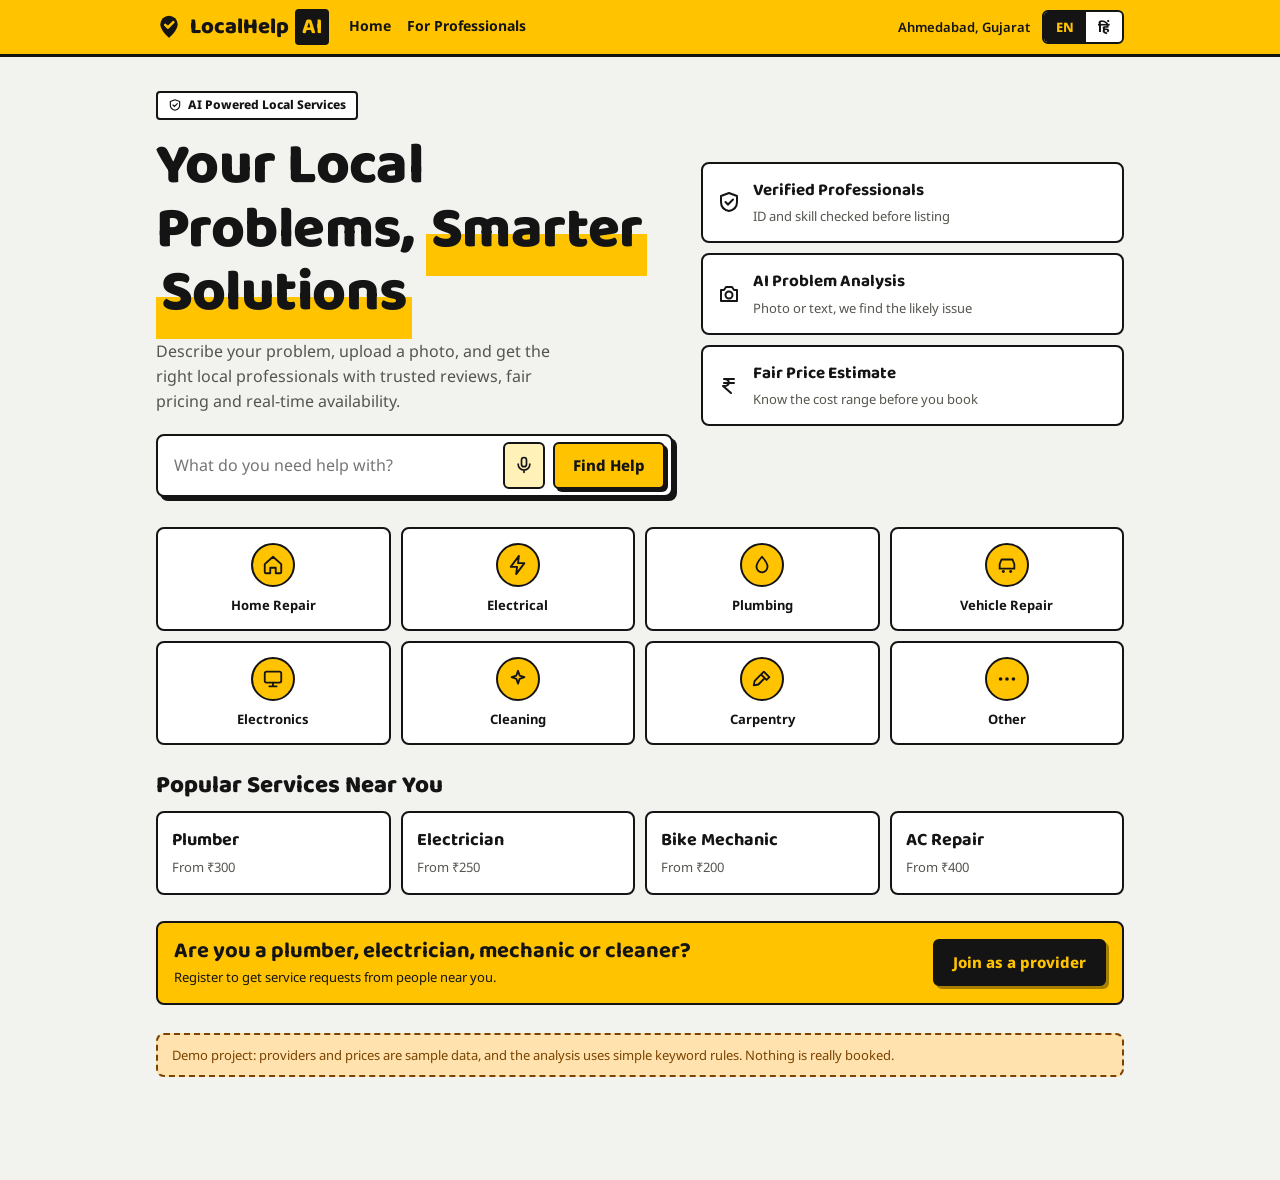
<file: index.html>
<!doctype html>
<html lang="en">
<head>
  <meta charset="utf-8">
  <meta name="viewport" content="width=device-width, initial-scale=1">
  <title>LocalHelp AI</title>
  <link rel="preconnect" href="https://fonts.googleapis.com">
  <link rel="preconnect" href="https://fonts.gstatic.com" crossorigin>
  <link rel="stylesheet" href="https://fonts.googleapis.com/css2?family=Baloo+2:wght@600;800&family=Noto+Sans:wght@400;600;700&family=Noto+Sans+Devanagari:wght@400;600;700&display=swap">
  <link rel="stylesheet" href="static/css/style.css">
</head>
<body>
  <header class="top">
    <div class="wrap bar">
      <a class="logo" href="index.html" aria-label="LocalHelp AI home">
        <svg viewBox="0 0 24 24" width="26" height="26" aria-hidden="true"><path d="M12 22s8-6.5 8-12.5A8 8 0 0 0 4 9.5C4 15.5 12 22 12 22z" fill="currentColor"/><path d="M8.5 10l2.5 2.5L16 7.5" fill="none" stroke="#ffc300" stroke-width="2.4" stroke-linecap="round" stroke-linejoin="round"/></svg>
        <span>LocalHelp <b>AI</b></span>
      </a>
      <nav class="nav" aria-label="Main">
        <a href="index.html">Home</a>
        <a href="provider.html">For Professionals</a>
      </nav>
      <span class="loc">Ahmedabad, Gujarat</span>
  <div class="seg" role="group" aria-label="Language">
    <button type="button" id="l-en" aria-pressed="true">EN</button>
    <button type="button" id="l-hi" aria-pressed="false">हिं</button>
  </div>
    </div>
  </header>
  <main class="wrap">

<svg width="0" height="0" style="position:absolute" aria-hidden="true">
  <defs>
    <symbol id="i-home" viewBox="0 0 24 24"><path d="M3 11l9-8 9 8v9a1 1 0 0 1-1 1h-5v-6H9v6H4a1 1 0 0 1-1-1z" fill="none" stroke="currentColor" stroke-width="2" stroke-linejoin="round"/></symbol>
    <symbol id="i-bolt" viewBox="0 0 24 24"><path d="M13 2L4 14h7l-1 8 9-12h-7z" fill="none" stroke="currentColor" stroke-width="2" stroke-linejoin="round"/></symbol>
    <symbol id="i-drop" viewBox="0 0 24 24"><path d="M12 3s6 6.5 6 11a6 6 0 0 1-12 0c0-4.5 6-11 6-11z" fill="none" stroke="currentColor" stroke-width="2" stroke-linejoin="round"/></symbol>
    <symbol id="i-car" viewBox="0 0 24 24"><path d="M4 16v-5l2-5h12l2 5v5zM3 16h18" fill="none" stroke="currentColor" stroke-width="2" stroke-linejoin="round"/><circle cx="8" cy="19" r="1.6" fill="currentColor"/><circle cx="16" cy="19" r="1.6" fill="currentColor"/></symbol>
    <symbol id="i-tv" viewBox="0 0 24 24"><rect x="3" y="4" width="18" height="12" rx="2" fill="none" stroke="currentColor" stroke-width="2"/><path d="M8 20h8M12 16v4" stroke="currentColor" stroke-width="2" stroke-linecap="round"/></symbol>
    <symbol id="i-spark" viewBox="0 0 24 24"><path d="M12 3l1.8 5.2L19 10l-5.2 1.8L12 17l-1.8-5.2L5 10l5.2-1.8z" fill="none" stroke="currentColor" stroke-width="2" stroke-linejoin="round"/></symbol>
    <symbol id="i-saw" viewBox="0 0 24 24"><path d="M14 4l6 6-3 3-6-6zM11 7l-7 7-1 5 5-1 7-7" fill="none" stroke="currentColor" stroke-width="2" stroke-linejoin="round"/></symbol>
    <symbol id="i-more" viewBox="0 0 24 24"><circle cx="5" cy="12" r="2" fill="currentColor"/><circle cx="12" cy="12" r="2" fill="currentColor"/><circle cx="19" cy="12" r="2" fill="currentColor"/></symbol>
    <symbol id="i-cam" viewBox="0 0 24 24"><path d="M4 8h3l2-3h6l2 3h3v11H4z" fill="none" stroke="currentColor" stroke-width="2" stroke-linejoin="round"/><circle cx="12" cy="13" r="3.5" fill="none" stroke="currentColor" stroke-width="2"/></symbol>
    <symbol id="i-check" viewBox="0 0 24 24"><path d="M5 12.5l4.5 4.5L19 7.5" fill="none" stroke="currentColor" stroke-width="3" stroke-linecap="round" stroke-linejoin="round"/></symbol>
    <symbol id="i-shield" viewBox="0 0 24 24"><path d="M12 3l8 3v6c0 5-3.5 8-8 9-4.5-1-8-4-8-9V6z" fill="none" stroke="currentColor" stroke-width="2" stroke-linejoin="round"/><path d="M8.5 12l2.5 2.5L16 9.5" fill="none" stroke="currentColor" stroke-width="2" stroke-linecap="round"/></symbol>
    <symbol id="i-rupee" viewBox="0 0 24 24"><path d="M7 5h10M7 9h10M7 5c6 0 7 7 0 7h-1l8 7" fill="none" stroke="currentColor" stroke-width="2" stroke-linecap="round" stroke-linejoin="round"/></symbol>
    <symbol id="i-mic" viewBox="0 0 24 24"><rect x="9" y="3" width="6" height="11" rx="3" fill="none" stroke="currentColor" stroke-width="2"/><path d="M5 11a7 7 0 0 0 14 0M12 18v3" fill="none" stroke="currentColor" stroke-width="2" stroke-linecap="round"/></symbol>
  </defs>
</svg>

<!-- HOME -->
<section id="v-home">
  <div class="hero">
    <div>
      <span class="tag"><svg width="14" height="14"><use href="#i-shield"/></svg><span data-t="tag">AI Powered Local Services</span></span>
      <h1><span data-t="h1a">Your Local Problems,</span> <em data-t="h1b">Smarter Solutions</em></h1>
      <p class="lead" data-t="sub">Describe your problem, upload a photo, and get the right local professionals with trusted reviews, fair pricing and real-time availability.</p>
      <form class="search" id="homeSearch">
        <label class="sr" for="q">Describe your problem</label>
        <input id="q" type="text" autocomplete="off" maxlength="500" data-tp="ph" placeholder="What do you need help with?">
        <button type="button" class="iconbtn" id="mic" aria-label="Voice input"><svg><use href="#i-mic"/></svg></button>
        <button class="btn" type="submit" data-t="find">Find Help</button>
      </form>
      <p class="form-error" id="homeError" role="alert" hidden></p>
    </div>
    <div class="trust">
      <div><svg><use href="#i-shield"/></svg><p><b data-t="t1">Verified Professionals</b><span data-t="t1s">ID and skill checked before listing</span></p></div>
      <div><svg><use href="#i-cam"/></svg><p><b data-t="t2">AI Problem Analysis</b><span data-t="t2s">Photo or text, we find the likely issue</span></p></div>
      <div><svg><use href="#i-rupee"/></svg><p><b data-t="t3">Fair Price Estimate</b><span data-t="t3s">Know the cost range before you book</span></p></div>
    </div>
  </div>
  <div class="cats" id="cats"></div>
  <h2 class="sec-title" data-t="popular">Popular Services Near You</h2>
  <div class="pop" id="pop"></div>
  <div class="card cta-provider">
    <div>
      <h3>Are you a plumber, electrician, mechanic or cleaner?</h3>
      <p class="meta">Register to get service requests from people near you.</p>
    </div>
    <a class="btn" href="provider.html">Join as a provider</a>
  </div>
  <p class="note" data-t="demo">Demo project: providers and prices are sample data, and the analysis uses simple keyword rules. Nothing is really booked.</p>
</section>

<!-- BOOKING FLOW -->
<section id="v-flow" class="flow" hidden>
  <button class="back" id="back" type="button">← Back</button>
  <div class="steps" id="steps" aria-hidden="true"></div>
  <div class="stepname"><span id="stepname"></span><span id="stepcount"></span></div>
  <p class="form-error" id="flowError" role="alert" hidden></p>
  <div id="stage"></div>
</section>

<div class="toast" id="toast" role="status" hidden></div>

  </main>
  <script src="static/js/local-api.js"></script>
  <script src="static/js/site.js"></script>
</body>
</html>
</file>
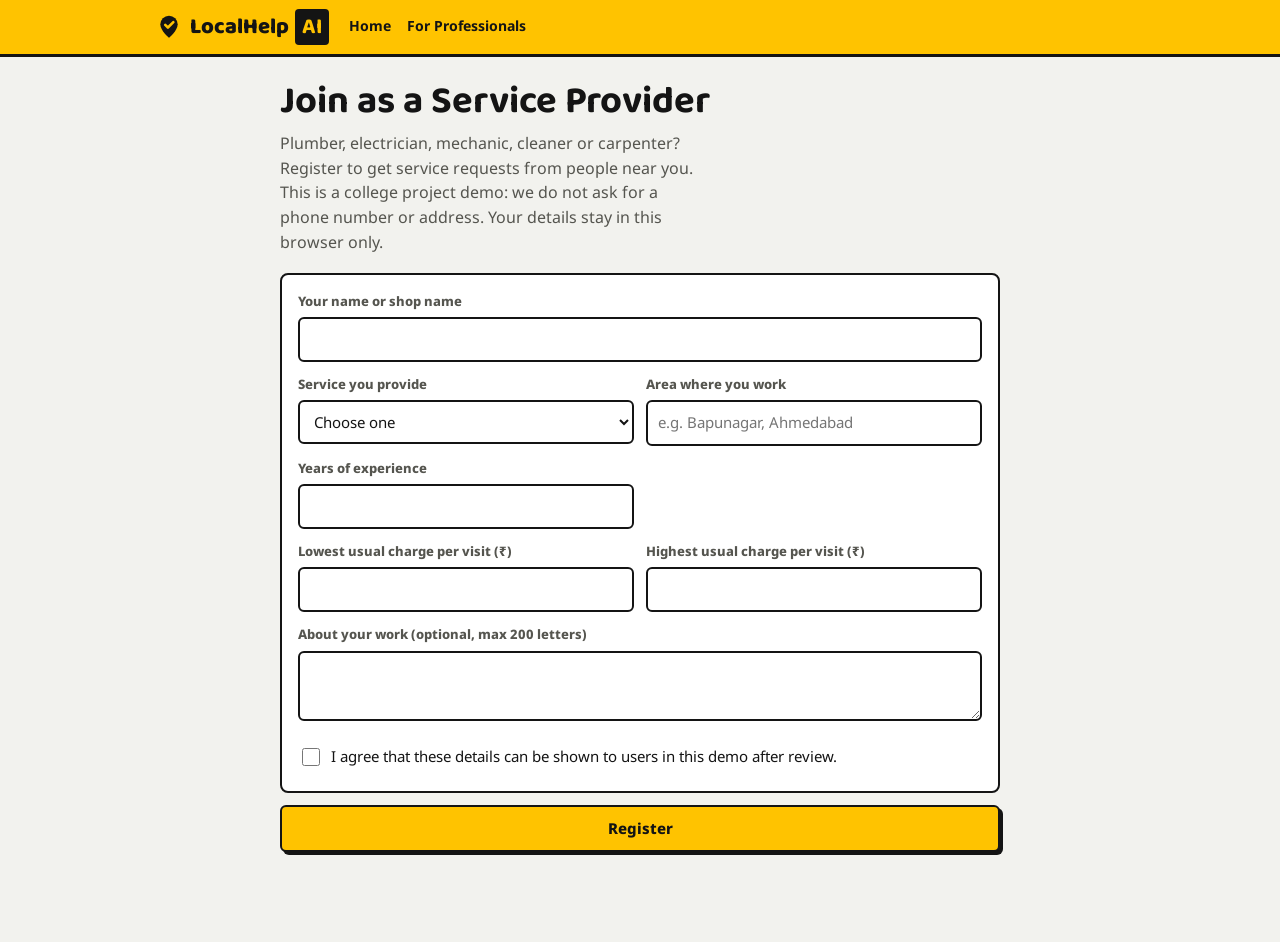
<file: provider.html>
<!doctype html>
<html lang="en">
<head>
  <meta charset="utf-8">
  <meta name="viewport" content="width=device-width, initial-scale=1">
  <title>Join as a Provider | LocalHelp AI</title>
  <link rel="preconnect" href="https://fonts.googleapis.com">
  <link rel="preconnect" href="https://fonts.gstatic.com" crossorigin>
  <link rel="stylesheet" href="https://fonts.googleapis.com/css2?family=Baloo+2:wght@600;800&family=Noto+Sans:wght@400;600;700&family=Noto+Sans+Devanagari:wght@400;600;700&display=swap">
  <link rel="stylesheet" href="static/css/style.css">
</head>
<body>
  <header class="top">
    <div class="wrap bar">
      <a class="logo" href="index.html" aria-label="LocalHelp AI home">
        <svg viewBox="0 0 24 24" width="26" height="26" aria-hidden="true"><path d="M12 22s8-6.5 8-12.5A8 8 0 0 0 4 9.5C4 15.5 12 22 12 22z" fill="currentColor"/><path d="M8.5 10l2.5 2.5L16 7.5" fill="none" stroke="#ffc300" stroke-width="2.4" stroke-linecap="round" stroke-linejoin="round"/></svg>
        <span>LocalHelp <b>AI</b></span>
      </a>
      <nav class="nav" aria-label="Main">
        <a href="index.html">Home</a>
        <a href="provider.html">For Professionals</a>
      </nav>
      
    </div>
  </header>
  <main class="wrap">

<section class="page">
  <h1>Join as a Service Provider</h1>
  <p class="lead">Plumber, electrician, mechanic, cleaner or carpenter? Register to get service requests from people near you. This is a college project demo: we do not ask for a phone number or address. Your details stay in this browser only.</p>

  <form id="provForm" novalidate>
    <div class="card">
      <label class="f" for="name" style="margin-top:0">Your name or shop name</label>
      <input type="text" id="name" maxlength="60" autocomplete="off">

      <div class="grid2">
        <div>
          <label class="f" for="category">Service you provide</label>
          <select id="category">
            <option value="">Choose one</option>
            <option value="plumbing">Plumbing</option>
            <option value="electrical">Electrical</option>
            <option value="vehicle">Vehicle repair</option>
            <option value="electronics">Electronics / appliance</option>
            <option value="cleaning">Cleaning</option>
            <option value="carpentry">Carpentry</option>
            <option value="home">Home repair (general)</option>
            <option value="other">Other</option>
          </select>
        </div>
        <div>
          <label class="f" for="area">Area where you work</label>
          <input type="text" id="area" maxlength="60" placeholder="e.g. Bapunagar, Ahmedabad" autocomplete="off">
        </div>
      </div>

      <div class="grid2">
        <div>
          <label class="f" for="experience">Years of experience</label>
          <input type="number" id="experience" min="0" max="50" inputmode="numeric">
        </div>
        <div></div>
      </div>

      <div class="grid2">
        <div>
          <label class="f" for="pmin">Lowest usual charge per visit (₹)</label>
          <input type="number" id="pmin" min="50" max="20000" inputmode="numeric">
        </div>
        <div>
          <label class="f" for="pmax">Highest usual charge per visit (₹)</label>
          <input type="number" id="pmax" min="50" max="20000" inputmode="numeric">
        </div>
      </div>

      <label class="f" for="about">About your work (optional, max 200 letters)</label>
      <textarea id="about" maxlength="200" style="min-height:70px"></textarea>

      <label class="opt" style="margin-top:12px"><input type="checkbox" id="consent"> I agree that these details can be shown to users in this demo after review.</label>
    </div>
    <button class="btn full" type="submit">Register</button>
  </form>

  <p class="form-error" id="provError" role="alert" hidden></p>
  <div class="success-msg" id="provDone" role="status" hidden>Thank you! Your details are saved in this demo. You now appear in the provider list as a New provider. (In the full version, an admin reviews every signup first.)</div>
</section>

  </main>
  <script src="static/js/local-api.js"></script>
  <script src="static/js/provider-static.js"></script>
</body>
</html>
</file>
<file: static/css/style.css>
/* LocalHelp AI styles.
   Look: local signboard. Rickshaw yellow + ink black, thick borders, small corners, flat offset shadows.

   >>> APNI PASAND KE RANG YAHAN SE BADLO (only this block) <<<
   --accent   main colour of buttons, highlights and active items
   --accent-ink  text colour that sits ON the accent colour (keep it dark if accent is light)
   --ink      main text and border colour
   --bg       page background        --surface  card background
*/
:root {
  --accent: #ffc300;
  --accent-ink: #141414;
  --accent-text: #141414;      /* accent used as text colour on a light background */
  --soft: #fff1b8;             /* pale tint of the accent */
  --ink: #141414;
  --muted: #55554f;
  --bg: #f2f2ee;
  --surface: #ffffff;
  --edge: #141414;             /* border colour */
  --line: #d6d6cf;             /* thin dividers */
  --good: #0a7d4f; --good-soft: #d6f2e3;
  --warn: #7a4300; --warn-soft: #ffe2ad;
  --bad: #b3261e;  --bad-soft: #fde0dd;
  --radius: 8px;
  --font-head: "Baloo 2", "Noto Sans Devanagari", "Segoe UI", system-ui, sans-serif;
  --font-body: "Noto Sans", "Noto Sans Devanagari", "Segoe UI", system-ui, -apple-system, Roboto, Arial, sans-serif;
}
@media (prefers-color-scheme: dark) {
  :root {
    --accent: #ffc300; --accent-ink: #141414; --accent-text: #ffd24a; --soft: #3b3208;
    --ink: #f4f4ee; --muted: #b9b9b0; --bg: #121212; --surface: #1c1c1c;
    --edge: #5e5e55; --line: #333330;
    --good: #55d6a0; --good-soft: #12342a; --warn: #f4b860; --warn-soft: #3a2b10;
    --bad: #ff8a80; --bad-soft: #3b1714;
  }
}
* { box-sizing: border-box; }
html { color-scheme: light dark; }
body {
  margin: 0; background: var(--bg); color: var(--ink);
  font: 15px/1.55 var(--font-body);
  padding-bottom: 90px;
}
h1, h2, h3 { margin: 0; line-height: 1.1; font-family: var(--font-head); }
button, input, select, textarea { font: inherit; color: inherit; }
button { cursor: pointer; }
:focus-visible { outline: 3px solid var(--accent-text); outline-offset: 2px; }
.wrap { max-width: 1000px; margin: 0 auto; padding: 0 16px; }
.sr { position: absolute; width: 1px; height: 1px; overflow: hidden; clip: rect(0 0 0 0); }

/* header */
.top { position: sticky; top: 0; z-index: 20; background: var(--accent); border-bottom: 3px solid var(--edge); }
.top, .top a, .top .loc { color: #141414; }
.bar { display: flex; align-items: center; justify-content: space-between; flex-wrap: wrap; gap: 8px 12px; padding-top: 10px; padding-bottom: 10px; }
.logo { display: flex; align-items: center; gap: 8px; font-family: var(--font-head); font-weight: 800; font-size: 22px; text-decoration: none; }
.logo b { background: #141414; color: var(--accent); padding: 0 7px; border-radius: 4px; margin-left: 2px; }
.loc { font-size: 13px; font-weight: 600; }
@media (max-width: 520px) { .loc { display: none; } }
.nav { display: flex; gap: 16px; font-size: 14px; font-weight: 700; margin-right: auto; margin-left: 8px; }
.nav a { text-decoration: none; border-bottom: 2px solid transparent; }
.nav a:hover { border-bottom-color: #141414; }
.seg { display: inline-flex; border: 2px solid #141414; border-radius: 6px; overflow: hidden; background: #fff; }
.seg button { border: 0; background: none; padding: 5px 12px; font-size: 13px; font-weight: 800; color: #141414; }
.seg button[aria-pressed="true"] { background: #141414; color: var(--accent); }

/* hero */
.hero { padding: 34px 0 8px; display: grid; grid-template-columns: 1.1fr .9fr; gap: 28px; align-items: center; }
@media (max-width: 760px) { .hero { grid-template-columns: 1fr; } }
.tag { display: inline-flex; gap: 6px; align-items: center; background: var(--surface); border: 2px solid var(--edge); font-size: 12px; font-weight: 800; padding: 3px 10px; border-radius: 4px; margin-bottom: 14px; }
.hero h1 { font-size: clamp(34px, 6.5vw, 58px); font-weight: 800; letter-spacing: -.01em; }
.hero h1 em { font-style: normal; background: linear-gradient(transparent 55%, var(--accent) 55%); padding: 0 .08em; -webkit-box-decoration-break: clone; box-decoration-break: clone; }
.lead { color: var(--muted); max-width: 46ch; margin: 14px 0 20px; font-size: 16px; }
.search { display: flex; gap: 8px; background: var(--surface); border: 2px solid var(--edge); border-radius: var(--radius); padding: 6px; box-shadow: 4px 4px 0 var(--edge); }
.search input[type="text"] { flex: 1; min-width: 0; border: 0; background: none; padding: 10px; outline: none; font-size: 16px; }
.trust { display: grid; gap: 10px; }
.trust > div { background: var(--surface); border: 2px solid var(--edge); border-radius: var(--radius); padding: 14px; display: flex; gap: 12px; align-items: center; }
.trust svg { width: 24px; height: 24px; flex: none; }
.trust p { margin: 0; }
.trust b { display: block; font-family: var(--font-head); font-size: 17px; }
.trust span { color: var(--muted); font-size: 13px; }

/* buttons */
.btn { background: var(--accent); color: var(--accent-ink); border: 2px solid var(--edge); border-radius: 6px; padding: 10px 18px; font-weight: 800; display: inline-flex; align-items: center; justify-content: center; gap: 6px; text-decoration: none; box-shadow: 3px 3px 0 var(--edge); }
.btn:hover { filter: brightness(1.04); }
.btn:active { transform: translate(2px, 2px); box-shadow: 1px 1px 0 var(--edge); }
.btn.ghost { background: var(--surface); color: var(--ink); }
.btn.full { width: 100%; }
.btn:disabled { opacity: .5; cursor: not-allowed; box-shadow: none; }
.iconbtn { border: 2px solid var(--edge); background: var(--soft); color: var(--ink); border-radius: 6px; width: 42px; display: grid; place-items: center; }
.iconbtn svg { width: 20px; height: 20px; }

/* categories + cards */
.cats { display: grid; grid-template-columns: repeat(4, 1fr); gap: 10px; margin: 22px 0; }
.cat { background: var(--surface); border: 2px solid var(--edge); border-radius: var(--radius); padding: 14px 6px; display: flex; flex-direction: column; align-items: center; gap: 8px; font-size: 13px; font-weight: 700; }
.cat:hover { background: var(--soft); box-shadow: 3px 3px 0 var(--edge); transform: translate(-1px, -1px); }
.cat[aria-pressed="true"] { background: var(--accent); color: var(--accent-ink); }
.cat .ic { width: 44px; height: 44px; border-radius: 50%; background: var(--accent); color: #141414; border: 2px solid var(--edge); display: grid; place-items: center; }
.cat .ic svg { width: 22px; height: 22px; }
.sec-title { font-size: 24px; font-weight: 800; margin: 28px 0 12px; }
.pop { display: grid; grid-template-columns: repeat(auto-fill, minmax(200px, 1fr)); gap: 10px; }
.pop button { text-align: left; background: var(--surface); border: 2px solid var(--edge); border-radius: var(--radius); padding: 14px; }
.pop button:hover { background: var(--soft); }
.pop b { display: block; font-family: var(--font-head); font-size: 18px; }
.pop span { color: var(--muted); font-size: 13px; }
.note { margin-top: 28px; font-size: 13px; color: var(--warn); background: var(--warn-soft); border: 2px dashed var(--warn); border-radius: var(--radius); padding: 10px 14px; }
.card { background: var(--surface); border: 2px solid var(--edge); border-radius: var(--radius); padding: 16px; margin-bottom: 12px; }
.card h2 { font-size: 26px; margin-bottom: 10px; }

/* flow */
.flow { max-width: 640px; margin: 0 auto; padding-top: 18px; }
.steps { display: flex; gap: 4px; margin: 6px 0 4px; }
.steps i { flex: 1; height: 10px; border: 2px solid var(--edge); border-radius: 3px; background: var(--surface); }
.steps i.on { background: var(--accent); }
.stepname { font-size: 13px; font-weight: 700; color: var(--muted); margin-bottom: 14px; display: flex; justify-content: space-between; }
.back { border: 0; background: none; color: var(--accent-text); font-weight: 800; padding: 4px 0; text-decoration: underline; }
.form-error { background: var(--bad-soft); color: var(--bad); border: 2px solid var(--bad); border-radius: var(--radius); padding: 10px 12px; margin: 8px 0; font-weight: 700; }
label.f { display: block; font-size: 13px; font-weight: 800; color: var(--muted); margin: 12px 0 6px; }
textarea, select, input[type="text"], input[type="number"] { width: 100%; border: 2px solid var(--edge); background: var(--surface); border-radius: 6px; padding: 9px 10px; outline: none; }
textarea:focus, select:focus, input[type="text"]:focus, input[type="number"]:focus { box-shadow: 3px 3px 0 var(--accent); }
textarea { min-height: 90px; resize: vertical; }
.drop { display: flex; align-items: center; justify-content: center; gap: 8px; border: 2px dashed var(--edge); border-radius: var(--radius); padding: 16px; font-weight: 800; cursor: pointer; margin-top: 8px; background: var(--soft); }
.drop svg { width: 22px; height: 22px; }
.preview { position: relative; margin-top: 8px; }
.preview img { width: 100%; max-height: 240px; object-fit: cover; border: 2px solid var(--edge); border-radius: var(--radius); display: block; }
.preview button { position: absolute; top: 8px; right: 8px; border: 2px solid var(--edge); border-radius: 50%; width: 32px; height: 32px; background: var(--accent); color: #141414; font-weight: 800; }
.row { display: flex; justify-content: space-between; gap: 12px; padding: 10px 0; border-top: 1px solid var(--line); align-items: center; }
.row:first-of-type { border-top: 0; }
.row > :first-child { color: var(--muted); }
.pill { display: inline-block; border: 1.5px solid var(--edge); border-radius: 4px; padding: 1px 9px; font-size: 12px; font-weight: 800; background: var(--soft); color: var(--accent-text); }
.pill.warn { background: var(--warn-soft); color: var(--warn); border-color: var(--warn); }
.pill.good { background: var(--good-soft); color: var(--good); border-color: var(--good); }
.pill.bad { background: var(--bad-soft); color: var(--bad); border-color: var(--bad); }
.ai { background: var(--good-soft); border: 2px solid var(--good); border-radius: var(--radius); padding: 14px; margin-bottom: 12px; }
.ai small { color: var(--good); font-weight: 800; display: block; }
.ai h3 { font-size: 26px; margin: 4px 0; }
.ai p { margin: 0; }
.filters { display: flex; gap: 8px; align-items: center; margin-bottom: 12px; }
.filters select { width: auto; }
.prov { display: flex; gap: 12px; }
.av { width: 54px; height: 54px; border-radius: 50%; background: var(--accent); color: #141414; border: 2px solid var(--edge); font-family: var(--font-head); font-weight: 800; font-size: 24px; display: grid; place-items: center; flex: none; }
.prov .info { min-width: 0; flex: 1; }
.prov h3 { font-size: 20px; }
.meta { color: var(--muted); font-size: 13px; display: flex; flex-wrap: wrap; gap: 4px 12px; margin: 2px 0 8px; }
.star { color: #c98f00; }
.ctas { display: grid; grid-template-columns: repeat(4, 1fr); gap: 8px; margin: 12px 0; }
.ctas button { border: 2px solid var(--edge); background: var(--surface); border-radius: 6px; padding: 10px 4px; font-size: 12px; font-weight: 800; }
.ctas button:hover { background: var(--soft); }
.tabs { display: flex; border-bottom: 2px solid var(--edge); margin-bottom: 12px; }
.tabs button { flex: 1; background: none; border: 0; padding: 10px; font-weight: 800; color: var(--muted); border-bottom: 4px solid transparent; margin-bottom: -2px; }
.tabs button[aria-selected="true"] { color: var(--ink); border-color: var(--accent); }
.chips { display: flex; flex-wrap: wrap; gap: 8px; }
.chips button { border: 2px solid var(--edge); background: var(--surface); border-radius: 6px; padding: 7px 14px; font-weight: 600; }
.chips button[aria-pressed="true"] { background: var(--accent); color: var(--accent-ink); font-weight: 800; }
.eta { background: var(--good-soft); color: var(--good); border: 2px solid var(--good); border-radius: var(--radius); padding: 12px 14px; font-weight: 800; }
.trk { display: flex; justify-content: space-between; margin: 16px 0 4px; }
.trk div { flex: 1; text-align: center; font-size: 11px; color: var(--muted); position: relative; }
.trk div::before { content: ""; display: block; width: 18px; height: 18px; border-radius: 50%; background: var(--surface); border: 2px solid var(--edge); margin: 0 auto 4px; position: relative; z-index: 1; }
.trk div::after { content: ""; position: absolute; top: 8px; left: -50%; width: 100%; height: 3px; background: var(--line); }
.trk div:first-child::after { display: none; }
.trk div.on { color: var(--ink); font-weight: 800; }
.trk div.on::before { background: var(--accent); }
.trk div.on::after { background: var(--edge); }
.map { width: 100%; border: 2px solid var(--edge); border-radius: var(--radius); display: block; }
.done { text-align: center; }
.done .ok { width: 72px; height: 72px; border-radius: 50%; background: var(--accent); color: #141414; border: 3px solid var(--edge); display: grid; place-items: center; margin: 8px auto 12px; }
.done .ok svg { width: 38px; height: 38px; }
.stars { display: flex; justify-content: center; gap: 6px; margin: 8px 0; }
.stars button { border: 0; background: none; font-size: 36px; line-height: 1; color: var(--line); }
.stars button.on { color: #e0a100; }
.total { font-family: var(--font-head); font-size: 36px; font-weight: 800; }
.sample { font-size: 13px; background: var(--soft); border: 1.5px dashed var(--edge); border-radius: 6px; padding: 8px 12px; margin-top: 8px; }
.toast { position: fixed; left: 50%; transform: translateX(-50%); bottom: 80px; background: var(--ink); color: var(--bg); padding: 10px 16px; border-radius: 6px; font-size: 14px; font-weight: 700; z-index: 40; max-width: 90vw; }

/* test-mode task bar (shown only when the URL has ?p=CODE) */
.taskbar { position: fixed; left: 0; right: 0; bottom: 0; z-index: 50; background: #141414; color: #f4f4ee; border-top: 3px solid var(--accent); padding: 10px 16px; display: flex; gap: 12px; align-items: center; flex-wrap: wrap; }
.taskbar .scn { flex: 1; min-width: 200px; font-size: 14px; }
.taskbar .timer { font-variant-numeric: tabular-nums; font-weight: 800; font-size: 20px; color: var(--accent); }
.taskbar button, .taskbar a { border: 2px solid #f4f4ee; border-radius: 6px; padding: 7px 14px; font-weight: 800; background: var(--accent); color: #141414; text-decoration: none; }
.taskbar button.alt { background: transparent; color: #f4f4ee; }

/* survey / test / SUS / provider / admin pages */
.page { max-width: 720px; margin: 0 auto; padding-top: 24px; }
.page h1 { font-size: 38px; margin-bottom: 8px; }
.page .lead { margin: 0 0 18px; }
fieldset.q { border: 2px solid var(--edge); border-radius: var(--radius); background: var(--surface); padding: 14px; margin: 0 0 12px; min-width: 0; }
fieldset.q legend { font-weight: 800; padding: 0 6px; background: var(--accent); color: var(--accent-ink); border: 2px solid var(--edge); border-radius: 4px; }
.opt { display: flex; gap: 8px; align-items: center; padding: 6px 0; }
.opt input { width: 18px; height: 18px; flex: none; accent-color: var(--ink); }
.likert { display: grid; grid-template-columns: repeat(5, 1fr); gap: 6px; }
.likert label { display: flex; flex-direction: column; align-items: center; gap: 4px; font-size: 11px; text-align: center; color: var(--muted); border: 2px solid var(--edge); border-radius: 6px; padding: 8px 2px; cursor: pointer; }
.likert input { width: 18px; height: 18px; accent-color: var(--ink); }
.likert label:has(input:checked) { background: var(--accent); color: var(--accent-ink); font-weight: 800; }
.grid2 { display: grid; grid-template-columns: 1fr 1fr; gap: 12px; }
@media (max-width: 600px) { .grid2 { grid-template-columns: 1fr; } }
.stopwatch { font-family: var(--font-head); font-size: 54px; font-weight: 800; font-variant-numeric: tabular-nums; margin: 6px 0 10px; }
.btnrow { display: flex; gap: 8px; flex-wrap: wrap; }
.kpis { display: grid; grid-template-columns: repeat(auto-fit, minmax(130px, 1fr)); gap: 10px; }
.kpi { background: var(--soft); border: 2px solid var(--edge); border-radius: var(--radius); padding: 12px; }
.kpi b { display: block; font-family: var(--font-head); font-size: 30px; }
.kpi span { color: var(--muted); font-size: 12px; }
.success-msg { background: var(--good-soft); color: var(--good); border: 2px solid var(--good); border-radius: var(--radius); padding: 12px; font-weight: 700; }
.cta-provider { display: flex; align-items: center; justify-content: space-between; gap: 12px; flex-wrap: wrap; margin-top: 26px; background: var(--accent); color: var(--accent-ink); }
.cta-provider h3 { font-size: 22px; margin-bottom: 4px; }
.cta-provider .meta { margin: 0; color: var(--accent-ink); }
.cta-provider .btn { background: #141414; color: var(--accent); box-shadow: 3px 3px 0 rgba(0, 0, 0, .35); }
.tbl-wrap { overflow-x: auto; }
.tbl { width: 100%; border-collapse: collapse; font-size: 14px; }
.tbl th, .tbl td { text-align: left; padding: 8px 10px; border-bottom: 1px solid var(--line); vertical-align: top; }
.tbl th { color: var(--muted); font-size: 12px; text-transform: uppercase; letter-spacing: .04em; }
.tbl .btn { padding: 5px 12px; font-size: 13px; box-shadow: 2px 2px 0 var(--edge); }
@media (prefers-color-scheme: dark) { .hero h1 em { background: linear-gradient(transparent 82%, var(--accent) 82%); } }
@media (prefers-reduced-motion: reduce) { * { transition: none !important; animation: none !important; transform: none !important; } }
</file>
